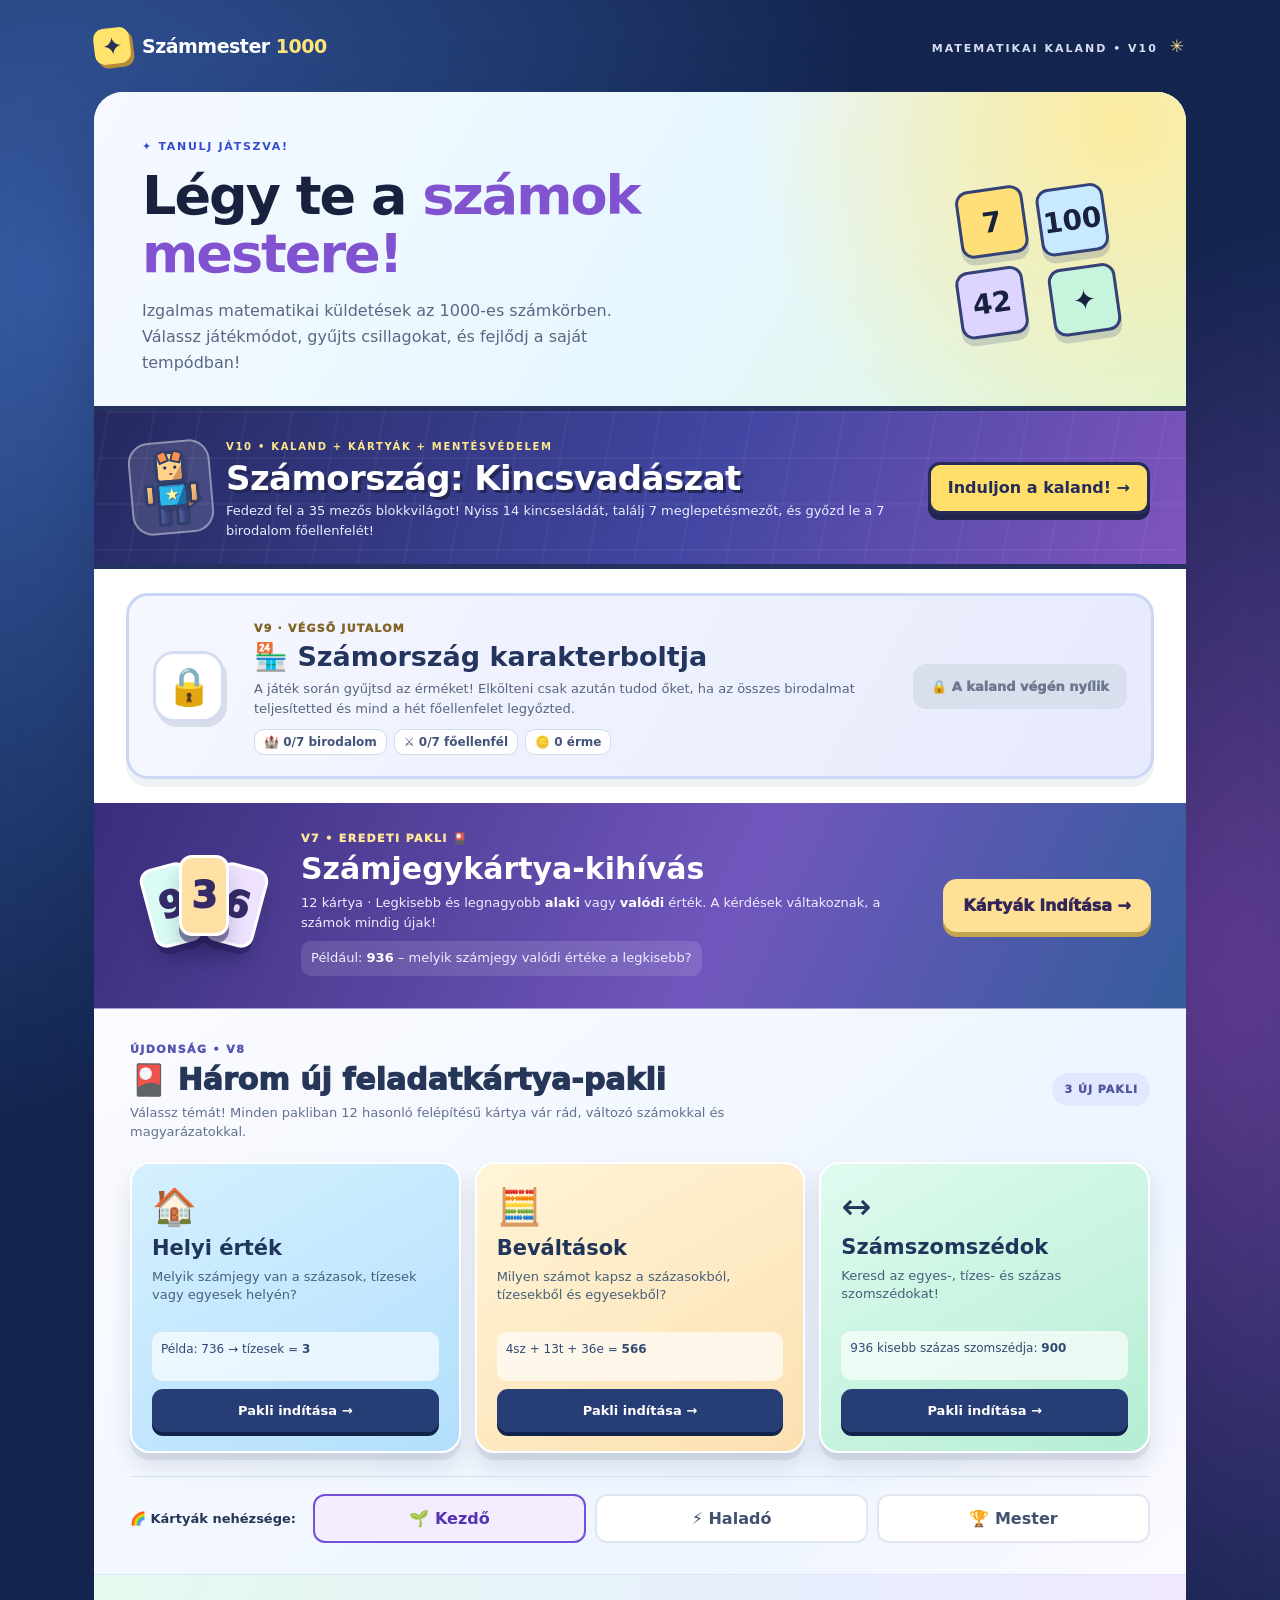
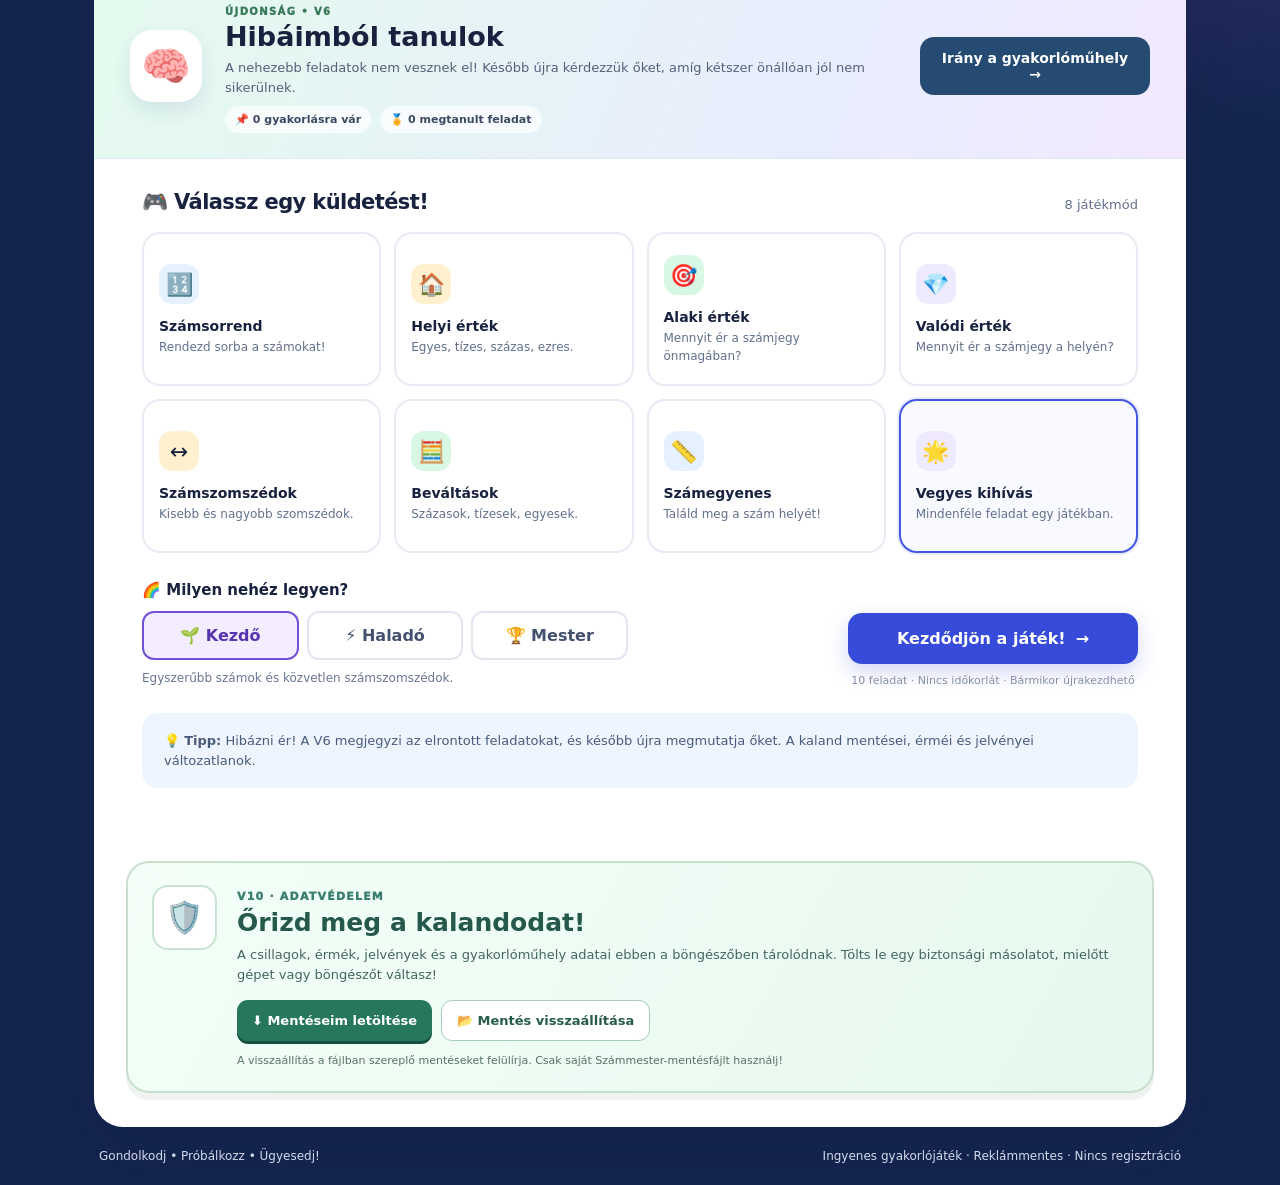
<file: index.html>
<!doctype html>
<html lang="hu">
<head>
  <meta charset="utf-8">
  <meta name="viewport" content="width=device-width, initial-scale=1">
  <meta name="theme-color" content="#151e37">
  <meta name="description" content="Számmester 1000 – interaktív, magyar nyelvű matematikai gyakorlójáték a 1000-es számkörben.">
  <title>Számmester 1000 – Matematikai ellenőrzés és mentésvédelem V10</title>
  <link rel="stylesheet" href="style.css?v=10">
  <script defer src="app.js?v=10"></script>
</head>
<body>
  <div class="page-shell">
    <header class="site-header">
      <a class="brand" href="#" id="brandLink" aria-label="Számmester 1000 – főmenü">
        <span class="brand-icon" aria-hidden="true">✦</span>
        <span>Számmester <strong>1000</strong></span>
      </a>
      <span class="header-label">MATEMATIKAI KALAND • V10 <span aria-hidden="true">✳</span></span>
    </header>

    <main id="app" class="main-content" aria-live="off">
      <noscript>Ehhez a játékhoz be kell kapcsolni a JavaScriptet a böngészőben.</noscript>
    </main>

    <footer class="site-footer">
      <span>Gondolkodj • Próbálkozz • Ügyesedj!</span>
      <span>Ingyenes gyakorlójáték · Reklámmentes · Nincs regisztráció</span>
    </footer>
  </div>
</body>
</html>
</file>
<file: style.css>
:root {
  color-scheme: light;
  --ink: #18223e;
  --muted: #61708c;
  --blue: #364bd9;
  --blue-dark: #2439ae;
  --mint: #d8f8e5;
  --sky: #e5f1ff;
  --lavender: #f0eaff;
  --amber: #fff1cf;
  --coral: #ffe4df;
  --line: #e6e9f1;
  --green: #116b47;
  --red: #a5324c;
  --shadow: 0 28px 78px rgba(14, 19, 53, .22);
  font-family: ui-sans-serif, system-ui, -apple-system, BlinkMacSystemFont, "Segoe UI", sans-serif;
}
* { box-sizing: border-box; }
html { min-height: 100%; }
body { margin: 0; min-height: 100vh; background: radial-gradient(circle at 90% 8%, #394d88 0, transparent 27%), radial-gradient(circle at 0% 70%, #293d72 0, transparent 29%), #151e37; color: var(--ink); }
button, input { font: inherit; }
button { cursor: pointer; }
button:focus-visible, a:focus-visible, input:focus-visible { outline: 4px solid #f5b73b; outline-offset: 3px; }
button:disabled { cursor: not-allowed; }
a { color: inherit; }
.page-shell { max-width: 1140px; margin: 0 auto; padding: 0 24px 22px; }
.site-header { display: flex; align-items: center; justify-content: space-between; gap: 12px; padding: 28px 0; color: #fff; }
.brand { display: flex; align-items: center; gap: 12px; text-decoration: none; font-size: 19px; font-weight: 800; letter-spacing: -.5px; }
.brand strong { color: #ffe37c; }
.brand-icon { display: grid; place-items: center; width: 36px; height: 36px; border-radius: 13px; background: #fce182; color: #273056; font-size: 25px; }
.header-label { font-size: 11px; font-weight: 800; letter-spacing: 2px; color: #d7def3; }
.header-label span { color: #fce182; font-size: 17px; margin-left: 6px; }
.main-content { min-height: 620px; background: #fff; border-radius: 29px; overflow: hidden; box-shadow: var(--shadow); }
.site-footer { padding: 22px 5px 0; color: #d3dbed; display: flex; flex-wrap: wrap; gap: 16px; justify-content: space-between; font-size: 12px; }
.home-hero { padding: 43px 48px 29px; display: flex; align-items: center; justify-content: space-between; gap: 30px; background: linear-gradient(118deg, #f6f8ff 0%, #f6faff 53%, #eaf6f3 100%); }
.hero-text { max-width: 610px; }
.eyebrow { display: inline-flex; align-items: center; gap: 8px; font-size: 11px; font-weight: 900; letter-spacing: 1.7px; color: #374bd2; margin: 0 0 14px; }
h1, h2, h3, p { margin-top: 0; }
h1 { font-size: clamp(32px, 4.5vw, 54px); line-height: 1.07; letter-spacing: -2px; margin-bottom: 15px; }
h1 span { color: #4357e3; }
.hero-sub { font-size: 16px; color: #5b6782; line-height: 1.65; max-width: 520px; margin-bottom: 0; }
.number-visual { flex-shrink: 0; display: grid; grid-template-columns: repeat(2, 68px); grid-template-rows: repeat(2, 68px); gap: 12px; transform: rotate(-8deg); margin: 18px 27px; }
.visual-chip { display: grid; place-items: center; border-radius: 19px; font-size: 28px; font-weight: 900; box-shadow: 0 10px 20px rgba(38,46,96,.14); }
.visual-chip:nth-child(1) { background: #ffdf78; }
.visual-chip:nth-child(2) { background: #c8e9ff; transform: translateY(9px); }
.visual-chip:nth-child(3) { background: #ddd4ff; transform: translateX(-11px); }
.visual-chip:nth-child(4) { background: #c7f4dc; transform: translate(1px, 10px); }
.home-body { padding: 31px 48px 45px; }
.section-head { display: flex; align-items: baseline; justify-content: space-between; gap: 14px; margin-bottom: 18px; }
.section-head h2 { font-size: 21px; letter-spacing: -.6px; margin: 0; }
.section-head span { color: var(--muted); font-size: 13px; }
.mode-grid { display: grid; grid-template-columns: repeat(4, minmax(0, 1fr)); gap: 13px; }
.mode-card { text-align: left; border: 2px solid #e8ebf3; background: #fff; padding: 19px 15px 17px; min-height: 154px; border-radius: 18px; color: var(--ink); transition: transform .15s, border-color .15s, background .15s; }
.mode-card:hover { transform: translateY(-3px); border-color: #aeb7e9; }
.mode-card.selected { border-color: #4357df; box-shadow: 0 0 0 2px rgba(67,87,223,.11); background: #f9faff; }
.mode-emoji { width: 40px; height: 40px; display: grid; place-items: center; background: var(--sky); border-radius: 13px; font-size: 22px; margin-bottom: 14px; }
.mode-card:nth-child(3n + 2) .mode-emoji { background: var(--amber); }
.mode-card:nth-child(3n) .mode-emoji { background: var(--mint); }
.mode-card:nth-child(4n) .mode-emoji { background: var(--lavender); }
.mode-name { display: block; font-weight: 850; font-size: 14px; margin-bottom: 5px; }
.mode-description { display: block; font-size: 12px; color: var(--muted); line-height: 1.45; }
.level-row { padding-top: 28px; display: grid; grid-template-columns: 1fr 1fr; gap: 24px; align-items: end; }
.level-label { font-weight: 850; margin-bottom: 12px; font-size: 15px; }
.level-buttons { display: flex; gap: 8px; }
.level-button { flex: 1; border: 2px solid #e2e6f0; background: #fff; padding: 13px 9px; border-radius: 12px; font-weight: 800; color: #42516e; }
.level-button:hover { border-color: #bbc4e7; }
.level-button.selected { border-color: #4256e0; color: #243bbb; background: #f1f3ff; }
.level-explain { font-size: 12px; color: #697591; margin: 10px 0 0; line-height: 1.4; }
.primary-button, .secondary-button, .text-button { display: inline-flex; align-items: center; justify-content: center; gap: 10px; border-radius: 14px; min-height: 51px; font-weight: 850; }
.primary-button { border: 0; background: #364bd9; color: #fff; box-shadow: 0 8px 20px rgba(54,75,217,.22); padding: 14px 24px; }
.primary-button:hover { background: #253bbd; }
.secondary-button { border: 2px solid #dfe5f0; background: #fff; color: #344563; padding: 12px 19px; }
.secondary-button:hover { background: #f4f6fd; }
.text-button { min-height: 42px; border: 0; background: transparent; padding: 8px 2px; color: #465b80; }
.text-button:hover { color: #273cc6; }
.start-area { justify-self: end; width: min(100%, 290px); }
.start-area .primary-button { width: 100%; font-size: 16px; }
.start-note { text-align: center; color: #8690a7; font-size: 11px; margin: 10px 0 0; }
.game-wrap { max-width: 875px; margin: 0 auto; padding: 32px 32px 48px; }
.game-topline { display: flex; align-items: center; justify-content: space-between; gap: 16px; margin-bottom: 28px; }
.game-topline .text-button { font-size: 13px; }
.stars { display: flex; align-items: center; gap: 7px; font-size: 14px; font-weight: 800; color: #73500b; background: #fff4d7; padding: 10px 15px; border-radius: 99px; }
.game-meta { display: flex; justify-content: space-between; gap: 18px; color: #667591; font-size: 13px; font-weight: 750; }
.progress-track { height: 10px; margin: 12px 0 30px; border-radius: 50px; overflow: hidden; background: #e9ecf5; }
.progress-fill { height: 100%; border-radius: inherit; background: linear-gradient(90deg, #76dabb, #405ce4); transition: width .3s; }
.question-box { background: #f7f9ff; border-radius: 23px; padding: clamp(22px, 4vw, 36px); border: 1px solid #ecf0fc; }
.question-tag { display: inline-block; background: #e6ebff; color: #344ad0; border-radius: 30px; font-size: 11px; letter-spacing: .6px; text-transform: uppercase; font-weight: 900; padding: 8px 13px; margin-bottom: 17px; }
.question-title { font-size: clamp(22px, 3.5vw, 31px); line-height: 1.22; letter-spacing: -.6px; margin-bottom: 12px; }
.question-hint { color: #66748d; font-size: 14px; line-height: 1.5; margin-bottom: 22px; }
.big-number { display: flex; align-items: center; justify-content: center; gap: 1px; font-variant-numeric: tabular-nums; font-size: clamp(52px, 9vw, 92px); font-weight: 900; color: #202c4b; margin: 10px 0 27px; letter-spacing: -1px; }
.big-number .highlight-digit { color: #344ee0; border-bottom: 7px solid #f6c968; line-height: 1.04; }
.choices { display: grid; grid-template-columns: repeat(2, minmax(0, 1fr)); gap: 12px; }
.choice { min-height: 65px; border: 2px solid #e0e6f3; background: #fff; font-size: clamp(17px, 3vw, 21px); font-weight: 900; border-radius: 15px; color: var(--ink); padding: 12px; }
.choice:hover:not(:disabled) { border-color: #4d61df; background: #f4f6ff; }
.choice:disabled { opacity: .7; }
.choice:disabled.correct-choice { opacity: 1; border-color: #36ac78; background: #e5faef; }
.order-pool, .order-selected { display: flex; align-items: stretch; justify-content: center; flex-wrap: wrap; gap: 10px; padding: 12px 0; min-height: 76px; }
.order-tile { min-width: 75px; min-height: 65px; border: 2px solid #dde3f3; background: #fff; color: #273555; border-radius: 14px; font-size: 25px; font-weight: 900; padding: 10px 13px; }
.order-tile:hover:not(:disabled) { border-color: #5368e5; }
.order-tile:disabled { background: #eef0f7; color: #a9afbd; opacity: .65; }
.order-selected { padding: 14px; border: 2px dashed #b5c3e8; border-radius: 16px; background: #fff; align-items: center; }
.order-selected .order-tile { min-width: 65px; background: #e5f1ff; border-color: #c5d8f9; }
.order-placeholder { color: #8894a9; font-size: 13px; font-weight: 650; align-self: center; text-align: center; }
.small-label { color: #52627e; font-size: 12px; font-weight: 850; text-transform: uppercase; letter-spacing: 1px; margin: 16px 0 2px; }
.inline-actions { display: flex; gap: 10px; flex-wrap: wrap; margin-top: 16px; align-items: center; }
.inline-actions .primary-button, .inline-actions .secondary-button { min-height: 47px; }
.answer-input { min-height: 62px; width: 100%; border: 2px solid #dce3f4; background: #fff; border-radius: 14px; padding: 12px 18px; color: #202c4b; text-align: center; font-size: 26px; font-weight: 800; }
.answer-input::placeholder { color: #a0abc0; font-weight: 550; }
.double-answer { display: grid; grid-template-columns: repeat(2, minmax(0, 1fr)); gap: 14px; }
.double-answer label { display: block; color: #63718a; font-size: 13px; font-weight: 800; text-align: center; }
.double-answer input { margin-top: 9px; }
.equation { font-weight: 900; font-size: clamp(23px, 5vw, 38px); background: #fff; border-radius: 18px; border: 2px solid #e0e5f5; text-align: center; padding: 22px 12px; margin-bottom: 20px; color: #253666; }
.math-legend { color: #64738e; margin: -5px 0 18px; font-size: 12px; text-align: center; line-height: 1.6; }
.numberline { margin-top: 32px; padding: 0 2px 18px; }
.line-track { position: relative; display: grid; grid-template-columns: repeat(11, minmax(0,1fr)); align-items: center; }
.line-track::before { content: ""; height: 5px; background: #7c91c0; position: absolute; top: 24px; left: 4%; right: 4%; z-index: 0; border-radius: 4px; }
.tick { position: relative; background: none; border: 0; min-width: 0; height: 86px; padding: 0; display: flex; flex-direction: column; align-items: center; justify-content: flex-start; color: #3f506c; z-index: 1; }
.tick-dot { margin-top: 13px; display: block; height: 27px; width: 13px; border-radius: 7px; border: 3px solid #7186b4; background: white; transition: transform .12s; }
.tick:hover .tick-dot, .tick:focus-visible .tick-dot { transform: scale(1.35); border-color: #364bd9; }
.tick.selected .tick-dot { background: #4157dc; border-color: #293dae; transform: scale(1.25); }
.tick.correct .tick-dot { background: #39ba81; border-color: #157a53; }
.tick-label { margin-top: 12px; font-size: clamp(10px, 2.2vw, 14px); font-weight: 850; white-space: nowrap; }
.line-callout { text-align: center; margin-top: 0; color: #65738d; font-size: 12px; }
.feedback { margin-top: 20px; border-radius: 17px; padding: 17px 18px; border: 1px solid; line-height: 1.55; font-size: 14px; }
.feedback strong { display: block; font-size: 16px; margin-bottom: 3px; }
.feedback.success { background: #e8faef; border-color: #bde9d2; color: #13643e; }
.feedback.error { background: #fff1ed; border-color: #f6cbc4; color: #8a3440; }
.question-footer { display: flex; justify-content: flex-end; margin-top: 20px; }
.question-footer .primary-button { min-width: 200px; }
.result-screen { max-width: 720px; text-align: center; padding: 70px 30px 85px; margin: 0 auto; }
.result-emoji { display: inline-grid; place-items: center; width: 118px; height: 118px; border-radius: 33px; background: #fff0c3; font-size: 67px; margin-bottom: 20px; transform: rotate(-7deg); }
.result-screen h1 { font-size: clamp(30px, 5vw, 47px); margin-bottom: 15px; }
.result-screen p { line-height: 1.6; color: #62718b; }
.score-large { font-size: 64px; font-weight: 950; letter-spacing: -3px; color: #344bd5; margin: 8px auto 14px; }
.score-large span { font-size: 27px; color: #7484a3; letter-spacing: 0; }
.best-score { margin: 8px 0 25px; font-weight: 850; color: #795919; background: #fff4d6; display: inline-block; border-radius: 99px; padding: 10px 18px; }
.result-buttons { display: flex; justify-content: center; gap: 12px; flex-wrap: wrap; }
.info-bar { padding: 18px 22px; border-radius: 16px; background: #eef5ff; color: #495b7b; line-height: 1.5; font-size: 13px; margin-top: 26px; }
.sr-only { position: absolute; width: 1px; height: 1px; padding: 0; margin: -1px; overflow: hidden; clip: rect(0, 0, 0, 0); white-space: nowrap; border: 0; }
@media (max-width: 900px) { .mode-grid { grid-template-columns: repeat(2, minmax(0,1fr)); } .home-hero { padding: 35px 30px 25px; } .home-body { padding: 27px 30px 38px; } .mode-card { min-height: 135px; } }
@media (max-width: 600px) { .page-shell { padding: 0 12px 12px; } .site-header { padding: 19px 5px; } .brand { font-size: 16px; gap: 8px; } .brand-icon { width: 31px; height: 31px; } .header-label { font-size: 9px; letter-spacing: 1px; max-width: 96px; text-align: right; } .main-content { border-radius: 22px; min-height: 550px; } .home-hero { padding: 30px 21px 25px; } .home-body { padding: 24px 18px 30px; } .number-visual { display: none; } .mode-grid { gap: 9px; } .mode-card { padding: 12px; min-height: 143px; border-radius: 14px; } .mode-emoji { width: 36px; height: 36px; margin-bottom: 10px; } .mode-name { font-size: 13px; } .mode-description { font-size: 11px; } .level-row { grid-template-columns: 1fr; gap: 18px; } .start-area { width: 100%; justify-self: stretch; } .section-head { flex-wrap: wrap; gap: 5px; } .section-head h2 { font-size: 19px; } .game-wrap { padding: 20px 16px 30px; } .game-topline { margin-bottom: 19px; } .progress-track { margin-bottom: 21px; } .question-box { padding: 20px 15px; border-radius: 18px; } .choice { min-height: 58px; } .order-tile { min-width: 57px; font-size: 19px; min-height: 56px; padding: 9px; } .order-selected .order-tile { min-width: 50px; } .line-track::before { top: 24px; } .tick-dot { width: 11px; height: 27px; } .tick-label { font-size: 10px; } .result-screen { padding: 48px 22px; } .site-footer { flex-direction: column; gap: 7px; font-size: 10px; } }
@media (prefers-reduced-motion: reduce) { *, *::before, *::after { scroll-behavior: auto !important; transition: none !important; } }

/* V2 – Számország hét kapuja, kaland térkép */
.adventure-feature { display: grid; grid-template-columns: 76px minmax(0,1fr) auto; gap: 20px; align-items: center; padding: 24px 36px; background: linear-gradient(115deg,#213a79,#4458b7 65%,#5762c6); color: #fff; }
.adventure-feature-icon { width: 70px; height: 70px; display: grid; place-items: center; font-size: 43px; background: rgba(255,255,255,.16); border-radius: 21px; transform: rotate(-6deg); }
.adventure-kicker { font-size: 10px; letter-spacing: 1.7px; color: #ffe9a7; font-weight: 900; }
.adventure-feature h2 { margin: 6px 0 5px; font-size: clamp(22px,3vw,29px); letter-spacing: -.6px; }
.adventure-feature p { margin: 0; color: #e8edff; line-height: 1.5; font-size: 13px; }
.adventure-enter { min-height: 52px; padding: 12px 17px; border: none; border-radius: 13px; background: #ffe08e; color: #263462; font-weight: 900; white-space: nowrap; }
.adventure-enter:hover { background: #fff1bc; }
.adventure-hero { background: radial-gradient(circle at 87% 22%,rgba(255,224,141,.28),transparent 29%), linear-gradient(135deg,#f3f7ff,#e6eeff); padding: 34px 44px 30px; }
.adventure-back { margin-bottom: 12px; }
.adventure-hero h1 { font-size: clamp(32px,4.5vw,50px); }
.adventure-hero p:not(.eyebrow) { color: #55647e; line-height: 1.65; font-size: 15px; max-width: 680px; }
.adventure-hero-stats { display: flex; flex-wrap: wrap; gap: 12px; }
.adventure-hero-stats span { display: inline-flex; background: #fff; border: 1px solid #dce5fb; padding: 10px 14px; border-radius: 99px; font-size: 13px; font-weight: 850; }
.adventure-map-body { padding: 31px 44px 52px; background: linear-gradient(#fff,#f8fbff); }
.adventure-map-toolbar { display: flex; justify-content: space-between; gap: 22px; align-items: center; }
.adventure-map-toolbar h2 { font-size: 20px; margin: 0 0 5px; }
.adventure-map-toolbar p { font-size: 12px; color: #63738d; margin: 0; }
.adventure-level-buttons { min-width: 360px; }
.adventure-overall-progress { width: 100%; height: 13px; background: #e0e8f6; margin: 25px 0 25px; border-radius: 99px; overflow: hidden; }
.adventure-overall-progress > div { height: 100%; background: linear-gradient(90deg,#5c72e6,#34b487); transition: width .2s; border-radius: inherit; }
.adventure-resume { padding: 17px 19px; display: flex; align-items: center; justify-content: space-between; gap: 15px; border: 2px solid #94b3f5; background: #f1f6ff; border-radius: 16px; margin: 0 0 19px; }
.adventure-resume strong { display: block; font-size: 15px; color: #293c73; }
.adventure-resume span { display: block; font-size: 12px; color: #566c8e; margin-top: 5px; }
.adventure-trail { position: relative; display: grid; grid-template-columns: repeat(2,minmax(0,1fr)); gap: 22px 34px; padding: 14px 4px; }
.adventure-trail::before { content: ''; position: absolute; z-index: 0; top: 23px; bottom: 23px; left: 50%; border-left: 6px dotted #c6d4f5; transform: translateX(-50%); }
.adventure-stop { position: relative; z-index: 1; }
.adventure-stop:nth-child(odd) { margin-right: 13px; }
.adventure-stop:nth-child(even) { margin-left: 13px; }
.adventure-stage-card { display: flex; flex-direction: column; text-align: left; align-items: start; width: 100%; height: 100%; min-height: 188px; background: #fff; border: 2px solid #e1e8f6; border-radius: 22px; padding: 19px 22px; box-shadow: 0 12px 25px rgba(30,54,104,.06); color: #233353; }
.adventure-stage-card:hover:not(:disabled) { transform: translateY(-3px); border-color: #6a80ed; box-shadow: 0 16px 27px rgba(57,82,156,.14); }
.stage-index { display: block; font-size: 10px; letter-spacing: 1.1px; color: #5b6fa2; font-weight: 950; margin-bottom: 7px; }
.stage-emoji { display: inline-grid; place-items: center; background: #e9efff; border-radius: 13px; font-size: 25px; width: 42px; height: 42px; margin: 0 0 7px; }
.stage-name { font-weight: 900; font-size: 19px; letter-spacing: -.4px; margin-bottom: 4px; }
.stage-desc { color: #69748b; font-size: 12px; line-height: 1.35; margin-bottom: 11px; }
.stage-bottom { font-weight: 850; color: #3454b0; font-size: 11px; margin-top: auto; }
.adventure-stop.completed .adventure-stage-card { border-color: #9fdbc3; background: #f3fff8; }
.adventure-stop.completed .stage-emoji { background: #dcf7e8; }
.adventure-stop.is-locked .adventure-stage-card { background: #f2f3f8; opacity: .72; border-color: #e3e5ee; cursor: not-allowed; }
.adventure-stop.is-locked .stage-bottom { color: #737e90; }
.adventure-save-note { background: #eff5ff; padding: 16px 20px; border-radius: 16px; color: #51617d; font-size: 12px; line-height: 1.6; margin: 21px 0 0; }
.adventure-treasure { background: #fff1cf; border: 2px solid #f2d88a; border-radius: 16px; padding: 20px; margin-top: 25px; color: #6e4f1d; }
.adventure-treasure p { margin: 7px 0 0; line-height: 1.5; }
.adventure-game-label { font-size: 12px; font-weight: 900; color: #3858a8; background: #eef3ff; border-radius: 99px; display: inline-block; padding: 7px 13px; margin: -6px 0 20px; }
@media(max-width:850px) { .adventure-feature { grid-template-columns: 58px 1fr; padding: 20px 25px; } .adventure-feature-icon { width: 56px; height: 56px; font-size: 32px; } .adventure-enter { grid-column: 1 / -1; width: 100%; } .adventure-map-toolbar { align-items: stretch; flex-direction: column; } .adventure-level-buttons { min-width: 0; } }
@media(max-width:600px) { .adventure-hero { padding: 22px 20px 27px; } .adventure-map-body { padding: 23px 18px 30px; } .adventure-feature { gap: 13px; } .adventure-trail { grid-template-columns: 1fr; gap: 13px; } .adventure-trail::before { left: 22px; border-left-width: 5px; } .adventure-stop:nth-child(n) { margin: 0 0 0 20px; } .adventure-stage-card { min-height: 146px; padding: 14px 17px; } .stage-name { font-size: 17px; } .adventure-hero-stats span { font-size: 11px; } .adventure-resume { flex-direction: column; align-items: stretch; } .adventure-resume .primary-button { width: 100%; } .adventure-level-buttons .level-button { font-size: 12px; padding: 10px 6px; } }

/* V3 – Számország varázsösvénye: igazi, 35 mezős társasjátéktábla */
.board-hero { background: radial-gradient(circle at 92% 14%,#ffe8b9 0,transparent 27%),linear-gradient(125deg,#fff9e7,#dff5f0 64%,#dce9ff); border-bottom: 1px solid #dbe9dc; }
.board-hero h1 span { color: #1f856d; }
.board-hero p strong { color:#2e7867; }
.board-body { background:linear-gradient(#fffdf7,#f4faf7); }
.board-toolbar { display:flex;justify-content:space-between;align-items:center;gap:24px; }
.board-toolbar h2 {margin:0 0 5px;font-size:20px;color:#264c52;}
.board-toolbar p {margin:0;color:#687d84;font-size:13px;}
.hero-picker {display:flex;align-items:center;justify-content:space-between;gap:16px;flex-wrap:wrap;padding:18px 21px;background:#e7f6ec;border:1px solid #cfebd5;border-radius:18px;margin:23px 0;color:#24534c;}
.hero-picker strong {font-size:15px;}
.hero-options {display:flex;gap:10px;flex-wrap:wrap;}
.hero-option {min-height:50px;display:inline-flex;align-items:center;gap:6px;background:#fff;border:2px solid #cde1d4;border-radius:13px;padding:8px 13px;color:#30514b;font-weight:800;}
.hero-option span {font-size:25px;line-height:1;}
.hero-option:hover {border-color:#28a781;transform:translateY(-2px);}
.hero-option.active {background:#d5fff0;border-color:#219a73;box-shadow:0 4px 0 #b6dbc7;}
.board-frame {margin-top:18px;border-radius:24px;padding:17px;background:#4c715d;box-shadow:0 16px 32px rgba(42,77,61,.22),inset 0 0 0 3px #e9d4aa;}
.board-heading {color:#fff8da;display:flex;justify-content:space-between;gap:14px;letter-spacing:1.3px;font-size:12px;font-weight:900;padding:2px 11px 15px;}
.board-heading span:last-child {color:#d2f8dc;}
.board-scroll {max-width:100%;overflow-x:auto;overflow-y:hidden;border-radius:18px;scrollbar-color:#aed2c3 #f8eed7;}
.board-world {position:relative;width:100%;min-width:670px;aspect-ratio:1100/1225;overflow:hidden;background:#f6f2dc;border:9px solid #f3d7a1;border-radius:17px;isolation:isolate;box-shadow:inset 0 0 0 5px #fff7e8;}
.board-landscape {position:absolute;inset:0;width:100%;height:100%;z-index:0;}
.board-deco {position:absolute;z-index:1;font-size:clamp(22px,3.3vw,41px);filter:drop-shadow(1px 3px 2px #647a6b33);pointer-events:none;}
.deco-castle {right:9%;top:93%;}.deco-forest {left:3%;top:63%;}.deco-lake {right:9%;top:47%;}.deco-star {left:8%;top:9%;}
.board-region {position:absolute;z-index:2;transform:translate(-50%,-50%);min-width:20%;text-align:center;pointer-events:none;}
.board-region span {background:#fffaf0e8;border:2px solid #f0dfbb;box-shadow:0 3px 0 #bfa97832;border-radius:99px;padding:6px 12px;display:inline-block;font-size:clamp(9px,1.55vw,15px);line-height:1.18;font-weight:950;color:#435c59;white-space:nowrap;}
.region-mint span {border-color:#aedfc0;}.region-sky span {border-color:#a8cce9;}.region-lilac span {border-color:#cec1ec;}.region-gold span {border-color:#f1d285;}.region-blue span {border-color:#b7daef;}.region-peach span {border-color:#e5c4b4;}.region-rose span {border-color:#e4bdd2;}
.board-tile {position:absolute;z-index:3;transform:translate(-50%,-50%);width:7.2%;aspect-ratio:1;border:4px solid #d4af77;border-radius:50%;background:linear-gradient(145deg,#fffef7,#f9ebce);box-shadow:0 7px 0 #bd996e,0 10px 16px #2c554a36;display:grid;place-items:center;font-size:clamp(11px,1.7vw,20px);color:#5a604c;font-weight:950;cursor:pointer;transition:filter .2s,box-shadow .2s;}
.board-tile:hover:not(:disabled) {filter:brightness(1.07);box-shadow:0 7px 0 #bd996e,0 12px 20px #2c554a66;}
.board-tile:focus-visible {outline:5px solid #3d5de6;outline-offset:4px;}
.board-tile.tile-locked {background:linear-gradient(150deg,#ecece6,#d6dfda);border-color:#c2c9c7;color:#82908d;box-shadow:0 6px 0 #b0bcb7,0 9px 11px #41514e1a;cursor:not-allowed;}
.board-tile.tile-done {background:linear-gradient(130deg,#f7ffe9,#9febbd);border-color:#2dab7d;color:#226047;box-shadow:0 6px 0 #21926c,0 10px 14px #3f796644;}
.board-tile.tile-gate {width:8.3%;background:linear-gradient(160deg,#fff0b3,#ffce6c);color:#87521f;border-color:#cd983e;box-shadow:0 6px 0 #ad7b34,0 10px 16px #735e344c;font-size:clamp(18px,2.5vw,28px);}
.board-tile.tile-gate.tile-locked {background:#d8dada;border-color:#abb5b2;color:#89928b;box-shadow:0 6px 0 #bac1be;}
.board-tile.tile-gate.tile-done {background:linear-gradient(160deg,#f9ffb3,#a2f1a4);border-color:#50b471;color:#38783e;}
.board-tile.tile-current {outline:5px solid #fff8e3;outline-offset:1px;}
.board-start-flag,.board-finish-flag {position:absolute;z-index:2;left:3.3%;top:9.8%;transform:translate(-50%,-50%) rotate(-10deg);font-size:12px;font-weight:1000;padding:7px 9px;border-radius:8px;background:#2a8e78;color:white;box-shadow:2px 3px 1px #1b715f;}
.board-finish-flag {left:91.3%;top:95%;background:#b26846;box-shadow:2px 3px 1px #8c4a33;transform:translate(-50%,-50%) rotate(6deg);}
.board-pawn {position:absolute;z-index:5;transform:translate(-50%,-70%);width:7.1%;aspect-ratio:1;display:grid;place-items:center;pointer-events:none;}
.board-pawn::before {content:'';position:absolute;inset:34% 9% -4%;border-radius:50%;background:#2b5a59;opacity:.28;filter:blur(6px);}
.board-pawn span {position:relative;display:grid;place-items:center;width:100%;height:100%;font-size:clamp(23px,4.1vw,50px);filter:drop-shadow(1px 4px 2px #29483d99);animation:pawnBounce 1.5s ease-in-out infinite;}
.board-scroll-tip {color:#e4eede;margin:12px 5px 2px;font-size:12px;display:none;}
.board-legend {display:flex;flex-wrap:wrap;justify-content:center;gap:10px 20px;margin:17px 0 33px;color:#597267;font-size:12px;font-weight:750;}
.board-missions {margin-top:26px;}
.board-missions h2 {font-size:22px;color:#245b53;margin:0 0 7px;}
.board-missions p {font-size:13px;color:#617873;line-height:1.5;margin:0 0 17px;}
.board-mission-grid {display:grid;grid-template-columns:repeat(2,minmax(0,1fr));gap:11px;}
.board-mission {min-width:0;display:flex;align-items:center;gap:12px;text-align:left;padding:14px;background:#fff;border:2px solid #dfe9e3;border-radius:15px;color:#2b4b47;box-shadow:0 3px 0 #d8e7df;}
.board-mission:not(:disabled):hover {border-color:#62b69b;transform:translateY(-2px);}
.board-mission.mission-complete {border-color:#99dcc1;background:#f0fff8;}
.board-mission:disabled {background:#f2f4f1;opacity:.69;cursor:not-allowed;}
.board-mission-emoji {font-size:27px;min-width:38px;text-align:center;}
.board-mission strong {display:block;font-size:14px;line-height:1.3;}
.board-mission small {display:block;font-size:11px;color:#667c74;margin-top:5px;font-weight:650;}
.board-mission-arrow {font-size:20px;margin-left:auto;color:#438f76;}
.mini-board {border:1px solid #daead6;background:linear-gradient(110deg,#eef9e8,#fff9df);padding:15px;border-radius:19px;margin:8px 0 27px;}
.mini-board-label {display:block;font-size:12px;font-weight:850;color:#47836a;margin-bottom:12px;}
.mini-track {display:flex;align-items:center;justify-content:center;gap:10px;}
.mini-start,.mini-gate {font-size:12px;font-weight:900;color:#617f6b;}
.mini-gate {font-size:22px;}
.mini-tile {display:grid;place-items:center;width:53px;height:53px;border-radius:50%;border:3px solid #d8b884;background:#fff5db;box-shadow:0 3px 0 #c6ac81;font-size:18px;font-weight:900;color:#745f39;}
.mini-tile.mini-done {background:#c7f6c9;border-color:#68ba83;box-shadow:0 3px 0 #519972;}
.mini-tile.mini-current {background:#ffe4a5;border-color:#e5bb66;}
.mini-pawn {display:block;font-size:27px;animation:pawnLand .45s cubic-bezier(.3,1.5,.55,1);}
.board-victory {animation:rewardPop .6s both;}
@keyframes pawnBounce {0%,100%{translate:0 0;}50%{translate:0 -7px;}}
@keyframes pawnLand {from{transform:translateY(-22px) scale(.65);opacity:.4;}to{transform:translateY(0) scale(1);opacity:1;}}
@keyframes rewardPop {from{transform:scale(.4) rotate(-24deg);opacity:.5;}to{transform:scale(1) rotate(-7deg);opacity:1;}}
@media (max-width:900px) {.board-toolbar{flex-direction:column;align-items:stretch;}.board-mission-grid{grid-template-columns:1fr;}.board-region span{font-size:11px;}.board-tile{font-size:15px;}.board-tile.tile-gate{font-size:21px;}.board-pawn span{font-size:37px;}}
@media (max-width:700px) {.board-world{width:670px;}.board-frame{padding:11px;border-radius:20px;}.board-scroll-tip{display:block;}.board-heading{flex-wrap:wrap;font-size:10px;gap:4px;}.hero-picker{align-items:stretch;}.hero-options{justify-content:flex-start;}.board-region span{font-size:10px;padding:6px;}.board-tile{font-size:13px;}.board-tile.tile-gate{font-size:19px;}.board-pawn span{font-size:32px;}.mini-track{gap:5px;}.mini-tile{width:37px;height:37px;font-size:14px;}.mini-pawn{font-size:20px;}.mini-start{font-size:9px;}.board-hero h1{font-size:34px;}}
@media(prefers-reduced-motion:reduce){.board-pawn span,.mini-pawn,.board-victory{animation:none!important;}}

/* ============ V4 – BLOKK-KALAND ============
   Saját, Roblox-hangulatú blokkfigurák és voxel-táj; nincsenek külső assetek.
   A régi matekfeladatok és a V2/V3 helyi mentések működése megmarad.
*/
:root { --block-ink:#243157; --block-navy:#252c5c; --block-yellow:#ffe071; --block-shadow:0 9px 0 #26345c; }
body { background:radial-gradient(circle at 4% 10%,#365ba3 0,transparent 30%),radial-gradient(circle at 90% 35%,#653d96 0,transparent 35%),#142650; }
.brand-icon {border-radius:10px;background:#ffe36b;box-shadow:3px 4px 0 #b78a37;transform:rotate(-7deg);}
.brand strong {color:#ffe47a;}
.home-hero {background:radial-gradient(circle at 94% 10%,#fceba0 0,transparent 35%),linear-gradient(120deg,#f6f9ff 0%,#e6f7ff 56%,#ddf6d8 100%);}
.home-hero h1 span {color:#8253d1;}
.visual-chip {border:3px solid #344278;border-radius:13px;box-shadow:0 7px 0 #34427833;}
.adventure-feature {position:relative;isolation:isolate;overflow:hidden;background:linear-gradient(118deg,#25295f 0%,#4146a1 55%,#8054bf 100%);border-block:5px solid #25315e;}
.adventure-feature::before {content:"";position:absolute;inset:0;z-index:-1;background-image:linear-gradient(#ffffff12 2px,transparent 2px),linear-gradient(90deg,#ffffff12 2px,transparent 2px);background-size:46px 46px;transform:skewX(-10deg);opacity:.6;}
.adventure-feature h2 {font-size:clamp(23px,3vw,34px);color:#fff;line-height:1.08;text-shadow:3px 3px 0 #242857;}
.adventure-feature p {color:#e9ecff;}
.adventure-kicker {color:#ffe88b;}
.adventure-enter {background:#ffdf6a;color:#252c5a;border:3px solid #282b5a;border-radius:12px;box-shadow:0 6px 0 #20244f;transition:transform .15s,box-shadow .15s;}
.adventure-enter:hover {background:#ffefab;transform:translateY(-2px);}
.adventure-enter:active {transform:translateY(4px);box-shadow:0 2px 0 #20244f;}
.block-feature-icon {width:82px;height:93px;display:grid;place-items:center;background:#ffffff20;border:2px solid #ffffff66;transform:rotate(-5deg);overflow:visible;}
.board-hero {background:radial-gradient(circle at 96% 13%,#fff7be 0,transparent 30%),linear-gradient(117deg,#e7f4ff 0%,#e6f8ea 51%,#eee7ff 100%);border-bottom:5px solid #32396e;}
.board-hero .eyebrow {color:#6f4cb6;}
.board-hero h1 span {color:#8150d0;text-shadow:2px 2px 0 #d0b8f7;}
.board-hero p strong {color:#295ca5;}
.adventure-hero-stats span {background:#fff;border:2px solid #374278;color:#334275;box-shadow:0 4px 0 #37427817;border-radius:10px;}
.board-body {background:linear-gradient(#fbfcff,#f4f7ff);}
.board-toolbar h2,.board-missions h2 {color:#303c77;}
.level-button.selected {border-color:#7251d6;background:#f4edff;color:#5633b0;}
.hero-picker.voxel-hero-picker {background:#f0ecff;border:2px solid #d6c7fd;gap:14px;}
.voxel-hero-picker strong {color:#393374;}
.voxel-hero-picker .hero-options {gap:11px;}
.voxel-hero-picker .hero-option {border:2px solid #7a72a9;border-radius:12px;min-height:79px;padding:9px 12px 8px 8px;background:#fff;color:#34346a;box-shadow:0 5px 0 #cbc6e8;gap:7px;}
.voxel-hero-picker .hero-option:hover {border-color:#7152cf;background:#fcfaff;}
.voxel-hero-picker .hero-option.active {background:#e6fff1;border-color:#238871;box-shadow:0 5px 0 #83c9ad;}
.voxel-hero-picker .hero-name {font-size:12px;line-height:1.25;font-weight:900;max-width:86px;}
.board-frame {background:linear-gradient(136deg,#354075,#4c4c94);border:3px solid #282e60;border-radius:22px;box-shadow:0 17px 0 #22274d,0 27px 40px #242d6940,inset 0 2px 0 #8190cc;}
.board-heading {color:#fff8cf;text-shadow:1px 2px 0 #283063;}
.board-heading span:last-child {color:#c3f8fb;}
.board-world.voxel-world {border:7px solid #ebefff;border-radius:13px;background:#9be5ad;box-shadow:inset 0 0 0 4px #374275;}
.voxel-landscape {image-rendering:auto;}
.board-region {z-index:2;}
.board-region span {font-size:clamp(10px,1.45vw,15px);color:#2d3565;background:#ffffffef;border:3px solid #303a76;border-radius:9px;box-shadow:0 6px 0 #34406c44;font-weight:1000;letter-spacing:-.2px;padding:7px 9px;}
.board-tile.voxel-tile {z-index:4;width:7.3%;aspect-ratio:1;border:3px solid #37406d;border-radius:16px;background:linear-gradient(145deg,#ffffee 0%,#ffe9ad 100%);color:#293b6d;box-shadow:0 8px 0 #8c75a5,0 14px 16px #20275050;transform:translate(-50%,-50%) rotate(-5deg);font-size:clamp(12px,1.8vw,22px);font-weight:1000;transition:filter .16s,box-shadow .16s,transform .16s;}
.board-tile.voxel-tile:hover:not(:disabled) {filter:brightness(1.04);box-shadow:0 10px 0 #8c75a5,0 17px 23px #20275070;transform:translate(-50%,-58%) rotate(1deg);}
.board-tile.voxel-tile:focus-visible {outline:5px solid #fdf6f4;outline-offset:2px;}
.board-tile.voxel-tile.tile-done {background:linear-gradient(140deg,#dbffab,#60e6af);color:#1b5c52;border-color:#1b775f;box-shadow:0 7px 0 #167a63,0 13px 17px #14675033;}
.board-tile.voxel-tile.tile-locked {background:linear-gradient(150deg,#e6eaf2,#a2aabf);color:#5e6d87;border-color:#78839b;box-shadow:0 7px 0 #77839b,0 12px 13px #29304a33;}
.board-tile.voxel-tile.tile-gate {width:8.5%;background:linear-gradient(140deg,#ffe96f,#ffac47);border-color:#61427e;box-shadow:0 8px 0 #a46a4a,0 14px 16px #3c2a6e55;color:#704188;font-size:clamp(18px,2.4vw,28px);}
.board-tile.voxel-tile.tile-gate.tile-locked {background:#c7c5d1;color:#9b94ae;border-color:#87849b;box-shadow:0 7px 0 #80849a;}
.board-tile.voxel-tile.tile-gate.tile-done {background:linear-gradient(140deg,#fffb9e,#8dfbd5);color:#1f8468;border-color:#197e68;box-shadow:0 7px 0 #2a9675;}
.board-tile.voxel-tile.tile-current {outline:5px solid #fff8ba;outline-offset:2px;animation:tile-glow 2s ease-in-out infinite;}
.board-start-flag,.board-finish-flag {z-index:4;border:3px solid #2d3568;border-radius:8px;box-shadow:0 5px 0 #27305a;background:#60dcb1;color:#1e3462;letter-spacing:.4px;}
.board-finish-flag {background:#ffe88c;color:#69436a;}
.board-pawn.voxel-pawn {z-index:6;width:8%;aspect-ratio:auto;height:9%;display:grid;place-items:center;transform:translate(-50%,-76%);filter:drop-shadow(1px 5px 3px #24346077);}
.board-pawn.voxel-pawn::before {inset:auto 0 3%;height:13%;background:#172c61;opacity:.25;filter:blur(4px);}
.board-pawn.voxel-pawn.pawn-advancing {animation:board-pawn-move .85s cubic-bezier(.15,.7,.25,1) both;}
.board-legend {color:#4c5680;font-weight:850;}
.board-mission {border-color:#d5d8f4;box-shadow:0 4px 0 #dbdbf2;background:#fff;}
.board-mission:not(:disabled):hover {border-color:#785dda;}
.board-mission.mission-complete {background:#effff7;border-color:#83cfb4;}
.board-mission-arrow {color:#7362b1;}
.adventure-save-note {background:#f0f3ff;border:1px solid #d8dff7;color:#4b5d82;}
.mini-board {background:linear-gradient(110deg,#e9f9ff,#fff8e3);border:2px solid #b9d6fa;}
.mini-board-label {color:#3d58a2;}
.mini-tile {border:3px solid #54558f;border-radius:12px;background:#fff4c9;box-shadow:0 5px 0 #9993bb;color:#393a7e;}
.mini-tile.mini-done {border-color:#298c74;background:#abf2d0;box-shadow:0 5px 0 #2c987a;}
.mini-tile.mini-current {background:#fff0a4;border-color:#bc83a3;}
.mini-pawn {animation:mini-avatar-enter .6s cubic-bezier(.2,1.7,.5,1) both;position:relative;display:grid;place-items:center;height:50px;width:38px;overflow:visible;}
.result-block-hero {display:flex;justify-content:center;height:145px;align-items:center;margin:0 0 8px;}
.answer-confetti {display:block;font-weight:950;font-size:26px;color:#a768e9;letter-spacing:12px;animation:confetti-pop .9s ease-out both;}
@keyframes tile-glow {0%,100%{filter:drop-shadow(0 0 5px #ffffc4)}50%{filter:drop-shadow(0 0 14px #fff8a4)}}
@keyframes board-pawn-move {0%{translate:var(--pawn-x) var(--pawn-y);opacity:.72}40%{translate:calc(var(--pawn-x) * .55) calc(var(--pawn-y) * .55 - 15px);opacity:1}75%{translate:0 -12px;}100%{translate:0 0;opacity:1}}
@keyframes confetti-pop {0%{opacity:0;transform:translateY(10px) scale(.7)}55%{opacity:1;transform:translateY(-9px) scale(1.15)}100%{opacity:1;transform:translateY(0) scale(1)}}
@keyframes mini-avatar-enter {0%{opacity:.2;transform:translateY(-15px) scale(.7)}100%{opacity:1;transform:translateY(0) scale(1)}}

/* Figurák – fejek, kezek, lábak külön blokkokból, rajzolás kizárólag CSS-sel. */
.block-avatar {--unit:1;--skin:#ffd58d;--skin-shade:#d78a63;--shirt:#15b3cb;--shirt-shade:#176aab;--pants:#5262a7;--pants-shade:#303d70;--hat:#f39d49;position:relative;display:block;flex:none;width:calc(66px * var(--unit));height:calc(94px * var(--unit));transform-origin:center bottom;animation:block-idle 1.5s ease-in-out infinite;}
.block-avatar--fox {--skin:#ffd28a;--skin-shade:#dc9660;--shirt:#2cb7eb;--shirt-shade:#196da9;--pants:#535fa5;--pants-shade:#313c72;--hat:#ff9148;}
.block-avatar--cat {--skin:#ffe1ae;--skin-shade:#c89081;--shirt:#fa8bcc;--shirt-shade:#c052a0;--pants:#7759ad;--pants-shade:#4a3980;--hat:#a881e9;}
.block-avatar--dragon {--skin:#a4f0ae;--skin-shade:#3da47f;--shirt:#b6f164;--shirt-shade:#5eaa5c;--pants:#326d7d;--pants-shade:#20475b;--hat:#3cc99b;}
.block-avatar--board {--unit:.89;}
.block-avatar--picker {--unit:.61;}
.block-avatar--feature {--unit:.87;}
.block-avatar--mini {--unit:.43;}
.block-avatar--victory {--unit:1.35;animation:block-party .8s ease-in-out infinite alternate;}
.block-avatar .avatar-head {position:absolute;z-index:5;left:24%;top:5%;width:53%;height:39%;border:3px solid #31406b;border-radius:6px;background:linear-gradient(125deg,var(--skin) 0 75%,var(--skin-shade) 76%);box-shadow:3px 4px 0 #202f5c44;}
.block-avatar .avatar-ears {position:absolute;inset:0;z-index:-1;}
.block-avatar .avatar-ears::before,.block-avatar .avatar-ears::after {content:"";position:absolute;top:-12%;width:27%;height:31%;border:2px solid #31406b;background:var(--hat);border-radius:3px 3px 0 0;transform:rotate(-18deg);}
.block-avatar .avatar-ears::before {left:0;}
.block-avatar .avatar-ears::after {right:0;transform:rotate(18deg);}
.block-avatar--dragon .avatar-ears::before,.block-avatar--dragon .avatar-ears::after {height:45%;width:24%;top:-24%;background:#f8e98b;clip-path:polygon(50% 0,100% 100%,0 100%);}
.block-avatar .avatar-eye {position:absolute;z-index:6;top:46%;width:13%;height:15%;border-radius:1px;background:#293052;}
.block-avatar .avatar-eye-left {left:25%;}
.block-avatar .avatar-eye-right {right:23%;}
.block-avatar .avatar-smile {position:absolute;bottom:18%;left:44%;width:19%;height:8%;border-bottom:2px solid #725969;border-radius:0 0 50% 50%;}
.block-avatar .avatar-torso {position:absolute;z-index:3;left:23%;top:43%;width:56%;height:32%;border:3px solid #32406d;border-radius:5px;background:linear-gradient(115deg,var(--shirt) 0 73%,var(--shirt-shade) 74%);box-shadow:3px 3px 0 #26345c55;display:grid;place-items:center;}
.block-avatar .avatar-mark {font-size:calc(19px * var(--unit));font-weight:900;color:#fff9a0;text-shadow:1px 1px 0 #5c6591;}
.block-avatar .avatar-arm {position:absolute;z-index:2;top:44%;width:19%;height:28%;border:3px solid #31406b;border-radius:4px;background:linear-gradient(115deg,var(--skin),var(--skin-shade));transform-origin:50% 10%;}
.block-avatar .avatar-arm-left {left:3%;animation:block-arm-left 1.3s ease-in-out infinite alternate;}
.block-avatar .avatar-arm-right {right:1%;animation:block-arm-right 1.2s ease-in-out infinite alternate;}
.block-avatar .avatar-leg {position:absolute;z-index:1;top:71%;width:24%;height:26%;border:3px solid #31406b;border-radius:3px;background:linear-gradient(90deg,var(--pants),var(--pants-shade));transform-origin:top center;}
.block-avatar .avatar-leg-left {left:24%;animation:block-foot-left 1.2s ease-in-out infinite alternate;}
.block-avatar .avatar-leg-right {right:21%;animation:block-foot-right 1.1s ease-in-out infinite alternate;}
.block-avatar .avatar-tail {position:absolute;z-index:0;right:-3%;top:61%;width:33%;height:14%;background:var(--hat);border:2px solid #31406b;border-radius:4px;transform:rotate(-32deg);}
.block-avatar--dragon .avatar-tail {transform:rotate(24deg);clip-path:polygon(0 0,100% 50%,0 100%);}
@keyframes block-idle {0%,100%{translate:0 0;rotate:-1deg}50%{translate:0 -5px;rotate:1.2deg}}
@keyframes block-arm-left {from{transform:rotate(12deg)}to{transform:rotate(-19deg)}}
@keyframes block-arm-right {from{transform:rotate(-12deg)}to{transform:rotate(24deg)}}
@keyframes block-foot-left {from{transform:rotate(7deg)}to{transform:rotate(-9deg)}}
@keyframes block-foot-right {from{transform:rotate(-8deg)}to{transform:rotate(8deg)}}
@keyframes block-party {from{translate:0 0;rotate:-9deg}to{translate:0 -18px;rotate:9deg}}
@media (max-width:900px){.board-region span{font-size:11px;}.board-tile.voxel-tile{font-size:15px;}.board-pawn.voxel-pawn{width:8%;}.voxel-hero-picker .hero-options{gap:9px;}}
@media (max-width:700px){.board-world.voxel-world{width:720px;min-width:720px;}.board-frame{padding:10px;}.board-region span{font-size:11px;}.board-tile.voxel-tile{font-size:13px;border-width:3px;border-radius:13px;}.board-tile.voxel-tile.tile-gate{font-size:20px;}.board-pawn.voxel-pawn{height:8%;}.hero-option .hero-name{max-width:75px;}.voxel-hero-picker .hero-option{min-height:73px;}}
@media (max-width:430px){.voxel-hero-picker .hero-options{display:grid;grid-template-columns:repeat(3,minmax(0,1fr));width:100%;}.voxel-hero-picker .hero-option{padding:6px;gap:2px;flex-direction:column;justify-content:center;min-width:0;}.voxel-hero-picker .hero-name{font-size:10px;text-align:center;}.board-world.voxel-world{width:720px;}}
@media (prefers-reduced-motion:reduce) {.block-avatar,.block-avatar .avatar-arm,.block-avatar .avatar-leg,.voxel-pawn,.mini-pawn,.voxel-tile,.answer-confetti{animation:none!important;transition:none!important;}}

/* === V5: Kincsvadászat – különleges mezők, jutalmak, főellenfelek === */
.reward-sound-row{display:flex;align-items:center;justify-content:space-between;gap:14px;margin:2px 0 20px;padding:12px 18px;border-radius:15px;background:linear-gradient(120deg,#eaf7ff,#f4ebff);border:2px solid #cdd9f9;color:#475889;font-size:13px;font-weight:800}
.sound-toggle{flex:none;border:2px solid #5d67aa;color:#303b81;background:#fff;box-shadow:0 3px 0 #b4bedf;border-radius:13px;padding:10px 14px;font-weight:850;font-size:13px;white-space:nowrap}
.sound-toggle[aria-pressed=true]{background:#d2ffe0;border-color:#208c6a;color:#145c49}
.sound-toggle:hover{filter:brightness(.97)}
.game-topline{flex-wrap:wrap}
.game-topline .sound-toggle{padding:8px 11px;font-size:12px}
.adventure-hero-stats span:nth-last-child(-n+2){background:#fff7d5;border-color:#f2cd79;color:#6a4e1f}
.board-tile.voxel-tile.tile-reward{border-color:#6b3b9a;box-shadow:0 8px 0 #a785cf,0 14px 18px #46297655;background:linear-gradient(135deg,#fff7c9,#e9c8ff)}
.board-tile.voxel-tile.tile-reward.tile-done{background:linear-gradient(130deg,#c0f8c9,#a4f2dc);border-color:#17765a}
.board-tile.voxel-tile.tile-reward.revealable{animation:v5-reward-tile 1.3s ease-in-out infinite;outline:4px solid #ffef82}
.board-tile.voxel-tile.tile-reward.collected{opacity:.88}
.tile-gift-icon{position:absolute;display:grid;place-items:center;right:-13%;top:-22%;border:2px solid #55437e;border-radius:7px;background:#fffef6;box-shadow:0 3px 0 #8b75a8;min-width:29px;height:28px;font-size:19px;transform:rotate(10deg)}
.tile-gate .tile-gift-icon{background:#ffdfa4}
@keyframes v5-reward-tile{0%,100%{filter:brightness(1)}50%{filter:brightness(1.2) drop-shadow(0 0 10px #fff7a0)}}
.mission-group{display:flex;flex-direction:column;gap:0;min-width:0}
.mission-group .board-mission{width:100%;min-height:84px}
.boss-shortcut{align-self:stretch;margin:0 10px;background:#eee8ff;color:#593a99;padding:9px;border:2px solid #cabaf1;border-top:0;border-radius:0 0 14px 14px;font-weight:850;letter-spacing:.1px}
.boss-shortcut:hover{background:#dacbff}
.badge-shelf{margin:28px 0;padding:26px;border-radius:21px;border:3px solid #d4c6f6;background:linear-gradient(125deg,#f8f4ff,#fef9e6)}
.badge-shelf p{font-size:13px;color:#596485;margin:8px 0 16px}
.badge-grid{display:grid;grid-template-columns:repeat(4,minmax(0,1fr));gap:11px}
.earned-badge{display:flex;flex-direction:column;align-items:center;justify-content:center;gap:5px;min-height:140px;padding:13px 9px;text-align:center;border:2px solid #e0dbef;border-radius:17px;background:#fff;box-shadow:0 4px 0 #e7deef}
.earned-badge>span{font-size:36px;filter:drop-shadow(0 2px 2px #d7d3dd)}
.earned-badge strong{font-size:12px;line-height:1.25;color:#464679}
.earned-badge small{font-size:10px;color:#7280a0}
.earned-badge.is-earned{background:linear-gradient(145deg,#fff2b9,#fff9eb);border-color:#ecbf56;box-shadow:0 4px 0 #deb96e}
.earned-badge.is-locked{background:#f5f4fa;opacity:.75}
.milestone-row{display:flex;flex-wrap:wrap;justify-content:center;gap:12px;margin:20px auto 0}
.milestone-row span{background:#fff;border:2px dashed #ba9bd1;border-radius:30px;padding:9px 14px;font-size:12px;font-weight:850;color:#655080}
.reward-scene{position:relative;isolation:isolate;overflow:hidden;min-height:610px;text-align:center;padding:58px 24px 55px;background:radial-gradient(circle at 50% 22%,#f5e59a 0%,#eeceff 34%,#f3f8ff 76%)}
.reward-scene h1{font-size:clamp(28px,4.5vw,48px);color:#393a7f;margin:12px 0}
.reward-scene p{margin:10px auto 18px;max-width:550px;line-height:1.6;color:#4e5886}
.reward-object{position:relative;display:grid;place-items:center;width:190px;height:185px;margin:20px auto 8px;font-size:110px;filter:drop-shadow(0 18px 7px #53396b33);animation:reward-wiggle 2s ease-in-out infinite}
.reward-object::before{content:"";position:absolute;inset:4%;z-index:-1;border-radius:50%;background:#fff7b9;filter:blur(16px);animation:reward-glow 1.4s ease-in-out infinite}
.reward-open .reward-object{animation:reward-popped .7s cubic-bezier(.1,1.5,.4,1) both}
.reward-payout{display:inline-block;margin:14px auto 12px;padding:14px 27px;border-radius:16px;background:#fff8c4;border:3px solid #cb922a;box-shadow:0 6px 0 #d3a25f;color:#7a4c19;font-size:30px;font-weight:1000;animation:reward-popped .5s ease-out both}
.reward-scene .primary-button{margin-top:15px}
.reward-confetti{position:absolute;inset:0;overflow:hidden;pointer-events:none;z-index:5}
.reward-confetti span{position:absolute;left:calc(5% + var(--i) * 5.2%);top:-30px;font-size:calc(15px + var(--c) * 4px);color:#e6a124;animation:coin-fall calc(1.45s + var(--c) * .18s) ease-in both;animation-delay:calc(var(--i) * .045s)}
.reward-confetti span:nth-child(4n+1){color:#b486ee}.reward-confetti span:nth-child(4n+2){color:#6fca98}.reward-confetti span:nth-child(4n+3){color:#ff7890}
@keyframes reward-glow{50%{opacity:.5;transform:scale(1.2)}}
@keyframes reward-wiggle{0%,100%{transform:rotate(-4deg) translateY(0)}50%{transform:rotate(6deg) translateY(-12px)}}
@keyframes reward-popped{0%{transform:scale(.45) rotate(-8deg);opacity:.5}72%{transform:scale(1.18) rotate(6deg);opacity:1}100%{transform:scale(1) rotate(0);opacity:1}}
@keyframes coin-fall{0%{transform:translateY(-40px) rotate(0);opacity:0}10%{opacity:1}90%{opacity:1}100%{transform:translateY(720px) rotate(700deg);opacity:0}}
.game-boss{background:radial-gradient(circle at 45% -50%,#3b528d 0,transparent 55%),#fff}
.boss-arena{--boss-color:#5ca574;--boss-glow:#c9fa9b;position:relative;display:grid;grid-template-columns:170px 1fr;align-items:center;gap:22px;border:5px solid #393b76;border-radius:22px;padding:24px;background:radial-gradient(circle at 70% 0%,var(--boss-glow),transparent 75%),linear-gradient(135deg,#dbe6fa,#f4f1ff);color:#272d63;box-shadow:0 8px 0 #c0c1df;margin-bottom:27px}
.boss-arena.boss-steel{--boss-color:#5989d5;--boss-glow:#a4d6ff}
.boss-arena.boss-violet{--boss-color:#8b64ca;--boss-glow:#e5b7ff}
.boss-arena.boss-crystal{--boss-color:#9578d4;--boss-glow:#c7b6fa}
.boss-arena.boss-ocean{--boss-color:#3098ad;--boss-glow:#a1ebef}
.boss-arena.boss-ember{--boss-color:#ca7a4e;--boss-glow:#ffe3a1}
.boss-arena.boss-rose{--boss-color:#c96d8c;--boss-glow:#ffbfd9}
.boss-avatar{position:relative;isolation:isolate;display:grid;place-items:center;width:148px;height:148px;background:linear-gradient(150deg,#fff9d2,var(--boss-color));border:6px solid #303b75;border-radius:26px;box-shadow:0 10px 0 #35406a,0 16px 18px #353b5c66;font-size:78px;transform:rotate(-5deg);animation:boss-bob 2.4s ease-in-out infinite}
.boss-avatar::before,.boss-avatar::after{content:"";position:absolute;width:22px;height:22px;z-index:-1;background:var(--boss-color);border:4px solid #303b75;top:-15px;transform:rotate(45deg)}
.boss-avatar::before{left:17px}.boss-avatar::after{right:17px}
.boss-avatar.boss-hit{animation:boss-shake .55s ease-out 1}
.boss-copy .boss-kicker{display:inline-block;border-radius:8px;background:#33396f;color:#fceaae;font-size:11px;font-weight:950;padding:5px 10px;letter-spacing:.8px}
.boss-copy h2{margin:8px 0 6px;font-size:clamp(23px,3.3vw,35px);line-height:1.1}
.boss-copy p{font-size:14px;font-weight:700;color:#525b8b;margin:0 0 14px}
.boss-health{display:flex;align-items:center;gap:10px;margin:10px 0}
.boss-health span{font-size:31px;filter:drop-shadow(1px 3px 2px #4448)}
.boss-health span.lost{opacity:.4;filter:grayscale(1)}
.boss-copy small{font-size:12px;font-weight:850;color:#666e94}
.victory-result{position:relative;isolation:isolate;overflow:hidden;background:radial-gradient(circle at 50% 15%,#ffedb0,transparent 38%),#fff;}
.victory-result .result-block-hero{position:relative;z-index:2}
.victory-prizes{display:flex;justify-content:center;flex-wrap:wrap;gap:12px;margin:24px auto}
.victory-prizes span{display:inline-flex;padding:13px 19px;border:2px solid #ead39c;background:#fffae5;box-shadow:0 4px 0 #f1dfbf;border-radius:14px;color:#5b5272;font-weight:950}
@keyframes boss-bob{0%,100%{transform:rotate(-4deg) translateY(0)}50%{transform:rotate(4deg) translateY(-8px)}}
@keyframes boss-shake{0%,100%{transform:translateX(0)}20%,60%{transform:translateX(-10px) rotate(-4deg)}40%,80%{transform:translateX(9px) rotate(4deg)}}
@media(max-width:700px){.badge-grid{grid-template-columns:repeat(2,minmax(0,1fr))}.badge-shelf{padding:16px}.boss-arena{grid-template-columns:1fr;justify-items:center;text-align:center;padding:18px}.boss-avatar{height:125px;width:125px;font-size:66px}.boss-health{justify-content:center}.reward-sound-row{flex-wrap:wrap}.game-topline{gap:8px}.game-topline .stars{margin-left:auto}.game-topline .sound-toggle{width:100%}.tile-gift-icon{min-width:24px;height:23px;font-size:15px}}
@media(prefers-reduced-motion:reduce){.reward-object,.reward-object::before,.reward-payout,.reward-confetti span,.boss-avatar,.board-tile.voxel-tile.tile-reward.revealable{animation:none!important;transition:none!important}}


/* V6 – hibáimból tanulok, okos gyakorlóműhely */
.smart-feature {display:grid;grid-template-columns:74px minmax(0,1fr) auto;gap:21px;align-items:center;background:linear-gradient(110deg,#e4faee,#e9edff 70%,#f2e8ff);padding:25px 36px;border-bottom:1px solid #dce7ef;}
.smart-feature-mark {width:72px;height:72px;border-radius:22px;display:grid;place-items:center;font-size:40px;background:#fff;box-shadow:0 8px 18px #3343a01b;}
.smart-small-heading {font-size:10px;color:#397957;letter-spacing:1.4px;font-weight:950;}
.smart-feature h2 {font-size:clamp(21px,3vw,27px);margin:3px 0 6px;line-height:1.14;}
.smart-feature p {font-size:13px;line-height:1.5;color:#53617a;margin:0 0 9px;}
.smart-feature-stats {display:flex;flex-wrap:wrap;gap:9px;}
.smart-feature-stats span {background:#ffffffb8;padding:7px 10px;font-size:11px;font-weight:850;color:#3d4963;border-radius:99px;}
.smart-enter {background:#264b73;color:white;border:0;border-radius:14px;min-height:55px;padding:13px 17px;font-size:14px;font-weight:900;max-width:230px;}
.smart-enter:hover {background:#152d52;}
.smart-map-link {display:flex;justify-content:space-between;align-items:center;flex-wrap:wrap;gap:12px;background:#effcf4;border:1px solid #cbe9d6;border-radius:17px;padding:16px 19px;margin:16px 0;}
.smart-map-link p {color:#5e7081;font-size:13px;margin:5px 0 0;}
.smart-map-link strong {color:#1d654b;font-size:15px;}
.smart-hub {max-width:1120px;padding:28px 40px 54px;margin:auto;}
.smart-hub-title {display:flex;gap:24px;align-items:center;background:linear-gradient(115deg,#e6fff0,#eaf2ff);border:1px solid #d7e9e4;border-radius:25px;padding:28px;margin:15px 0 24px;}
.smart-hub-icon {font-size:60px;min-width:98px;height:98px;display:grid;place-items:center;background:white;border-radius:30px;box-shadow:0 10px 24px #344a7815;}
.smart-hub h1 {margin:2px 0 8px;font-size:clamp(29px,4vw,42px);line-height:1.14;}
.smart-hub-title p:not(.eyebrow) {color:#5c6880;line-height:1.55;margin:0;font-size:14px;max-width:720px;}
.smart-counters {display:grid;grid-template-columns:repeat(3,minmax(0,1fr));gap:13px;margin:18px 0 28px;}
.smart-counters>div {background:#fff;border:2px solid #e6edf5;border-radius:20px;padding:19px 12px;text-align:center;display:flex;flex-direction:column;align-items:center;gap:3px;}
.smart-counters span {font-size:27px;}
.smart-counters strong {font-size:clamp(28px,4vw,37px);color:#284d8b;line-height:1.1;}
.smart-counters small {color:#687791;font-size:12px;font-weight:750;}
.smart-pick-level {border:1px solid #e6ecf4;border-radius:17px;padding:18px 20px;display:flex;align-items:center;justify-content:space-between;gap:15px;flex-wrap:wrap;}
.smart-hub h2 {font-size:21px;margin:27px 0 14px;}
.smart-topic-grid {display:grid;grid-template-columns:repeat(4,minmax(0,1fr));gap:11px;}
.smart-topic {min-height:120px;padding:14px 12px;border:2px solid #e5eaf4;background:#fff;border-radius:17px;color:#243451;display:flex;flex-direction:column;align-items:center;justify-content:center;gap:5px;text-align:center;}
.smart-topic.chosen {border-color:#385dd4;background:#eef3ff;box-shadow:inset 0 0 0 1px #879feb;}
.smart-topic:hover {border-color:#7e9be6;}
.smart-topic>span {font-size:28px;}
.smart-topic strong {font-size:13px;line-height:1.25;}
.smart-topic small {font-size:11px;color:#69748a;}
.smart-launch {margin-top:20px;background:linear-gradient(120deg,#2a4679,#3e65b0);color:white;border-radius:20px;display:flex;align-items:center;justify-content:space-between;gap:18px;padding:22px 25px;}
.smart-launch strong {font-size:18px;}
.smart-launch p {font-size:13px;max-width:600px;color:#e4ecff;line-height:1.5;margin:7px 0 0;}
.smart-launch .primary-button {background:#ffdf88;color:#23334f;white-space:nowrap;}
.smart-launch .primary-button:disabled {opacity:.65;cursor:not-allowed;}
.smart-privacy {font-size:12px;color:#687791;line-height:1.55;margin-top:22px;}
.smart-question-tag {margin-left:6px;display:inline-block;background:#e1f9ee;color:#197050;border-radius:99px;padding:8px 12px;font-weight:900;font-size:11px;}
.smart-inline-feedback {border-top:1px solid #a8d9b8;margin-top:10px;padding-top:11px;font-weight:800;}
.smart-result .smart-counters {max-width:630px;margin:24px auto;}
@media(max-width:880px){.smart-feature {grid-template-columns:65px minmax(0,1fr);padding:22px 25px;gap:14px}.smart-enter{grid-column:2;justify-self:start}.smart-topic-grid{grid-template-columns:repeat(2,minmax(0,1fr));}}
@media(max-width:600px){.smart-feature{grid-template-columns:1fr;padding:22px}.smart-feature-mark{width:56px;height:56px;font-size:31px}.smart-enter{grid-column:1;justify-self:stretch;max-width:none}.smart-hub{padding:22px 16px 42px}.smart-hub-title{padding:20px 15px;align-items:start;gap:12px}.smart-hub-icon{min-width:54px;width:54px;height:54px;border-radius:17px;font-size:30px}.smart-counters{gap:7px}.smart-counters>div{padding:13px 5px}.smart-counters small{font-size:10px}.smart-counters span{font-size:23px}.smart-topic-grid{gap:8px}.smart-topic{min-height:110px}.smart-launch{flex-direction:column;align-items:stretch;padding:20px}.smart-launch .primary-button{width:100%}.smart-question-tag{margin-left:0;margin-bottom:8px;display:table}}


/* V7 – blokkvilághoz illeszkedő, külön válaszkártyás játékmód */
.digitcard-feature {display:grid;grid-template-columns:150px minmax(0,1fr) auto;gap:22px;align-items:center;padding:24px 35px;background:linear-gradient(115deg,#392d7b,#7157bd 58%,#345c9c);color:#fff;border-bottom:1px solid #a7a3db;}
.digitcard-feature-art {display:flex;align-items:center;justify-content:center;min-height:116px;gap:0;}
.digitcard-feature-art span {display:grid;place-items:center;width:59px;height:81px;border-radius:13px;background:#fff6d5;color:#352b68;border:3px solid #fff;box-shadow:0 7px 0 #241a5980,0 16px 18px #140e3333;font-size:37px;font-weight:950;}
.digitcard-feature-art span:nth-child(1){transform:rotate(-15deg) translate(17px,4px);background:#d9fbf4;}
.digitcard-feature-art span:nth-child(2){z-index:2;transform:translateY(-10px);background:#ffe0a4;}
.digitcard-feature-art span:nth-child(3){transform:rotate(15deg) translate(-17px,4px);background:#eee2ff;}
.digitcard-kicker{font-size:11px;letter-spacing:1.4px;color:#ffe69a;font-weight:950;}
.digitcard-feature h2 {font-size:clamp(23px,3vw,30px);margin:5px 0 7px;}
.digitcard-feature p {font-size:13px;line-height:1.55;margin:0 0 8px;color:#f0ecff;}
.digitcard-feature p strong {color:#fff;}
.digitcard-example {background:#ffffff1e;border-radius:10px;padding:7px 10px;display:inline-block;}
.digitcard-enter {min-height:53px;padding:13px 20px;border:0;border-radius:14px;background:#ffe196;color:#332558;font-weight:950;white-space:nowrap;box-shadow:0 5px 0 #c5a44e;}
.digitcard-enter:hover {background:#ffedb9;}
.digitcard-paper {position:relative;isolation:isolate;max-width:620px;margin:23px auto 22px;padding:22px 23px 26px;border-radius:23px;border:4px solid #ffffff;background:linear-gradient(140deg,#fff5d7,#fce5b8 45%,#f9c69e);box-shadow:0 8px 0 #dcbda4,0 22px 35px #6042661b;text-align:center;overflow:hidden;animation:card-arrive .38s ease both;}
.digitcard-paper::after {content:'✦';position:absolute;right:-19px;bottom:-37px;font-size:160px;line-height:1;opacity:.08;color:#62385a;z-index:-1;}
.digitcard-paper-top {display:flex;flex-wrap:wrap;justify-content:space-between;gap:6px;text-align:left;color:#786048;font-size:10px;font-weight:950;letter-spacing:1.3px;}
.digitcard-paper-number {display:flex;justify-content:center;gap:12px;margin:21px 0 17px;}
.digitcard-paper-number span {display:grid;place-items:center;width:clamp(67px,13vw,100px);height:clamp(78px,15vw,110px);background:#ffffffeb;border:3px solid #d9b489;box-shadow:0 6px 0 #cfab7c;border-radius:14px;font-size:clamp(44px,8vw,70px);font-weight:1000;color:#252d62;}
.digitcard-paper-kind {font-size:14px;font-weight:950;letter-spacing:1.1px;color:#674768;}
.digitcard-paper-bottom {margin-top:7px;font-size:12px;color:#77644f;}
.digitcard-choice-label {font-weight:900;color:#526281;text-align:center;font-size:13px;margin:13px 0 12px;}
.digitcard-choices {display:grid;grid-template-columns:repeat(3,minmax(0,1fr));gap:12px;max-width:550px;margin:0 auto;}
.digitcard-choice {min-height:84px;background:#fff;border:3px solid #dee4f5;border-radius:17px;color:#27366a;box-shadow:0 6px 0 #dfe5ef;font-size:40px;font-weight:950;transition:transform .15s,border-color .15s,background .15s;}
.digitcard-choice:hover:not(:disabled){background:#f5f2ff;border-color:#8d7de8;transform:translateY(-3px);}
.digitcard-choice:disabled{opacity:.7;}
.digitcard-choice:disabled.digitcard-correct{opacity:1;background:#e2f7e9;border-color:#42aa75;box-shadow:0 6px 0 #b7e1c7;}
@keyframes card-arrive {from{transform:translateY(14px) rotate(-1deg);opacity:.5}to{transform:translateY(0) rotate(0);opacity:1}}
@media(max-width:920px){.digitcard-feature {grid-template-columns:110px minmax(0,1fr);padding:22px 28px;gap:15px;}.digitcard-feature-art span{width:47px;height:69px;font-size:29px}.digitcard-enter{grid-column:2;justify-self:start}}
@media(max-width:600px){.digitcard-feature {grid-template-columns:1fr;padding:22px;gap:13px;}.digitcard-feature-art{min-height:85px;justify-content:start;padding-left:12px}.digitcard-feature-art span{height:66px;width:45px}.digitcard-enter{grid-column:1;justify-self:stretch;}.digitcard-paper{margin:16px auto 17px;padding:17px 11px 22px}.digitcard-paper-number{gap:7px}.digitcard-paper-number span{width:28%;height:78px;font-size:50px}.digitcard-paper-top{font-size:9px}.digitcard-choice{min-height:70px;font-size:35px}.digitcard-choices{gap:9px}}
@media(prefers-reduced-motion:reduce){.digitcard-paper{animation:none!important}}

/* V8 – helyiérték, beváltás és számszomszéd paklik. */
.v8-pack-zone {padding:29px 36px 31px;background:linear-gradient(140deg,#fbfbff,#edf5ff 70%,#fcfaff);border-bottom:1px solid #dce6f5;color:#263658;}
.v8-pack-head {display:flex;align-items:center;justify-content:space-between;gap:15px;margin-bottom:20px;}
.v8-kicker {font-size:11px;letter-spacing:1.4px;color:#5555b3;font-weight:950;}
.v8-pack-head h2 {font-size:clamp(22px,3vw,30px);font-weight:950;margin:5px 0 6px;}
.v8-pack-head p{font-size:13px;line-height:1.5;color:#62718f;max-width:690px;margin:0;}
.v8-count {font-size:11px;font-weight:950;letter-spacing:1px;white-space:nowrap;border-radius:999px;background:#e2e8ff;color:#51589f;padding:10px 12px;}
.v8-pack-grid {display:grid;grid-template-columns:repeat(3,minmax(0,1fr));gap:14px;}
.v8-pack {border:2px solid #ffffff;border-radius:20px;padding:22px 20px 19px;box-shadow:0 7px 0 #24416c16,0 13px 23px #1e2e4720;display:flex;flex-direction:column;gap:8px;min-width:0;}
.v8-pack-sky {background:linear-gradient(150deg,#d5f0ff,#b3dffc);}
.v8-pack-sun {background:linear-gradient(150deg,#fff5d7,#fce0b2);}
.v8-pack-mint {background:linear-gradient(150deg,#dffbef,#b5edd4);}
.v8-pack-icon {font-size:36px;}
.v8-pack h3 {font-size:21px;color:#21355b;margin:0;}
.v8-pack p {font-size:13px;line-height:1.45;min-height:56px;margin:0;color:#47607b;}
.v8-pack-example {border-radius:10px;background:#ffffffaa;color:#324a72;padding:9px;font-size:12px;line-height:1.4;min-height:49px;}
.v8-pack button {border:0;border-radius:11px;background:#273d75;color:#fff;font-size:13px;font-weight:900;padding:14px 12px;margin-top:auto;box-shadow:0 4px 0 #12234b;cursor:pointer;}
.v8-pack button:hover {background:#425aa2;transform:translateY(-2px);}
.v8-pack-level {display:flex;align-items:center;gap:9px;flex-wrap:wrap;border-top:1px solid #d7e5ef;margin-top:23px;padding-top:17px;}
.v8-pack-level strong {font-size:13px;margin-right:8px;}
.v8-question-card {position:relative;max-width:680px;margin:22px auto;padding:22px 22px 25px;border-radius:23px;border:4px solid #fff;box-shadow:0 9px 0 #798faa40,0 20px 35px #23386020;text-align:center;animation:card-arrive .3s ease both;}
.v8-question-sky {background:linear-gradient(135deg,#dcf3ff,#b6ddff);}
.v8-question-sun {background:linear-gradient(135deg,#fff5d8,#ffd68e);}
.v8-question-mint {background:linear-gradient(135deg,#e5fff5,#a8ecd0);}
.v8-question-overline {display:flex;flex-wrap:wrap;align-items:center;justify-content:space-between;gap:8px;text-align:left;font-weight:950;font-size:10px;letter-spacing:.7px;color:#3e5b75;}
.v8-question-value {display:flex;justify-content:center;align-items:center;min-height:130px;margin:15px auto 8px;padding:13px;}
.v8-big-number {font-size:clamp(70px,13vw,100px);font-weight:1000;line-height:1;color:#263b73;letter-spacing:2px;text-shadow:0 6px #ffffffaa;}
.v8-expression {font-size:clamp(24px,4.4vw,48px);font-weight:1000;line-height:1.35;color:#263b73;overflow-wrap:anywhere;}
.v8-question-bottom {font-size:12px;font-weight:950;color:#48607b;letter-spacing:.6px;}
.v8-answer-cards {display:grid;grid-template-columns:repeat(3,minmax(0,1fr));gap:12px;max-width:620px;margin:0 auto;}
.v8-answer-cards.v8-four {grid-template-columns:repeat(4,minmax(0,1fr));}
.v8-answer-cards .digitcard-choice {min-width:0;font-size:clamp(24px,4vw,37px);}
@media(max-width:920px) {.v8-pack-grid {grid-template-columns:repeat(2,minmax(0,1fr));}.v8-pack {padding:18px;}.v8-pack p{min-height:0;}}
@media(max-width:620px) {.v8-pack-zone{padding:22px 16px;}.v8-pack-head{flex-direction:column;align-items:flex-start;}.v8-pack-grid{grid-template-columns:1fr;gap:12px;}.v8-pack{padding:16px 18px;}.v8-pack-icon{font-size:27px;}.v8-pack h3{font-size:20px;}.v8-pack-level{gap:7px;}.v8-question-card{padding:17px 10px 19px;margin:15px auto 19px;}.v8-question-overline{font-size:9px;}.v8-question-value{min-height:105px;}.v8-big-number{font-size:73px;}.v8-expression{font-size:clamp(22px,6vw,35px);}.v8-answer-cards{gap:7px;}.v8-answer-cards .digitcard-choice{font-size:26px;min-height:70px;padding:4px 0;}}
@media(prefers-reduced-motion:reduce){.v8-question-card{animation:none!important}}

/* V9 – Számország karakterbolt. A korábbi V1–V8 stílusok változatlanok. */
.shop-teaser{display:grid;grid-template-columns:80px minmax(0,1fr) auto;gap:21px;align-items:center;margin:24px 32px;padding:21px 24px;border:3px solid #c9d7f4;border-radius:22px;background:linear-gradient(120deg,#f5f8ff,#e7eafc);color:#26365d;box-shadow:0 8px 0 #243a6d12;}
.shop-teaser-open{border-color:#e3c36d;background:radial-gradient(circle at 9% 20%,#fff7cc,transparent 42%),linear-gradient(120deg,#fffaf0,#fce7b9);}
.shop-teaser-icon{display:grid;place-items:center;width:71px;height:71px;border:3px solid #d3dcf0;background:#fff;border-radius:21px;font-size:37px;box-shadow:3px 5px 0 #1c325521;}
.shop-kicker{font-size:11px;font-weight:950;letter-spacing:1.2px;color:#836528;}
.shop-teaser h2{font-size:clamp(20px,2.5vw,27px);line-height:1.2;margin:5px 0;color:#23345e;}
.shop-teaser p{font-size:13px;line-height:1.55;margin:4px 0 10px;color:#576580;}
.shop-teaser-stats{display:flex;gap:7px;flex-wrap:wrap}.shop-teaser-stats span{padding:5px 9px;border-radius:10px;background:#fff;border:1px solid #cfdaeb;color:#435379;font-size:12px;font-weight:800;}
.shop-open-button,.shop-locked-button{border:0;border-radius:13px;padding:15px 18px;font-weight:950;white-space:nowrap;font-family:inherit;font-size:13px;}
.shop-open-button{background:#e7ae34;color:#3c2a18;cursor:pointer;box-shadow:0 5px 0 #a56a20;}.shop-open-button:hover{transform:translateY(-2px);filter:brightness(1.05)}
.shop-locked-button{color:#6d7890;background:#d9dfec;cursor:not-allowed;}
.shop-header{background:radial-gradient(circle at 88% 7%,#ffd77955,transparent 34%),linear-gradient(135deg,#fff8e7,#ffebbe 50%,#f7d99a);padding:28px clamp(20px,5vw,56px) 33px;color:#27345b;}
.shop-header>.text-button{margin-bottom:18px;}.shop-header h1{font-size:clamp(33px,5vw,54px);letter-spacing:-1.4px;line-height:1.07;margin:9px 0 13px;color:#28345e;}.shop-header h1 span{color:#ac6f1c;}
.shop-header>p:not(.shop-message){max-width:740px;line-height:1.6;font-size:15px;color:#565b6b;margin:0 0 24px;}
.shop-top-grid{display:grid;grid-template-columns:minmax(0,1.1fr) minmax(0,.9fr);gap:20px;align-items:stretch;}
.shop-dressing{display:flex;align-items:center;justify-content:center;gap:15px;min-height:205px;border:3px solid #f2d293;border-radius:23px;background:linear-gradient(150deg,#fffef4,#f7f4db);position:relative;overflow:hidden;}
.shop-dressing-scene{width:155px;height:170px;display:flex;align-items:center;justify-content:center;position:relative;flex:none;}
.shop-dressing-spark{position:absolute;font-size:35px;color:#f0bd39;animation:shop-twinkle 1.7s ease-in-out infinite alternate;}.shop-spark-a{left:15px;top:12px}.shop-spark-b{right:2px;bottom:16px;animation-delay:.6s;}
.shop-dressing-details{max-width:200px;display:grid;gap:6px;padding-right:10px;}.shop-dressing-details strong{font-size:20px;color:#30406a;}.shop-dressing-details span{font-size:13px;color:#637083;line-height:1.45;}
.shop-wallet{display:flex;flex-direction:column;justify-content:center;padding:21px 27px;border-radius:23px;background:linear-gradient(135deg,#253d79,#4b4c9c);color:#fff;box-shadow:0 8px 0 #192b5626;}.shop-wallet-title{font-size:13px;text-transform:uppercase;font-weight:900;letter-spacing:.8px;color:#d4e7ff;}.shop-wallet-number{font-weight:1000;font-size:clamp(36px,4.5vw,58px);white-space:nowrap;margin:7px 0;}.shop-wallet p{font-size:12px;line-height:1.55;color:#f0f1ff;margin:2px 0 13px;}.shop-wallet-count{font-size:12px;font-weight:800;background:#ffffff23;border-radius:10px;padding:10px 13px;align-self:start;}
.shop-message{font-size:14px;font-weight:850;margin:20px 0 0;padding:13px 18px;border-radius:13px;background:#fffef0;color:#664c27;border:1px solid #d5b875;}
.shop-content{background:#f6f8fe;padding:33px clamp(16px,4vw,44px) 43px;}.shop-section-head{display:flex;align-items:flex-end;justify-content:space-between;gap:15px;margin-bottom:23px;}
.shop-section-head h2{color:#22345b;font-size:clamp(23px,3vw,32px);line-height:1.1;margin:6px 0;}.shop-section-head p{font-size:13px;line-height:1.55;color:#60718b;margin:0;max-width:580px;}.shop-count-tag{background:#e7eaff;color:#40508a;border-radius:11px;font-size:11px;font-weight:900;padding:9px 10px;white-space:nowrap;}
.shop-products{display:grid;grid-template-columns:repeat(3,minmax(0,1fr));gap:17px;}.shop-product{background:#fff;border:2px solid #dee6f5;border-radius:20px;overflow:hidden;box-shadow:0 7px 0 #2d4c7620;display:flex;flex-direction:column;min-width:0;transition:transform .16s ease,border-color .16s ease;}.shop-product-equipped{border-color:#73caa3;box-shadow:0 7px 0 #40966b33;}.shop-product:hover{transform:translateY(-3px);}
.shop-product-art{position:relative;height:155px;display:flex;align-items:center;justify-content:center;background:radial-gradient(circle at center,#fffbee,#e9ecff);border-bottom:2px solid #e6edfa;overflow:hidden;}.shop-product:nth-child(3n+2) .shop-product-art{background:radial-gradient(circle at center,#fff7f8,#fbdcf2);}.shop-product:nth-child(3n+3) .shop-product-art{background:radial-gradient(circle at center,#f4fff8,#d0f2e6);}
.shop-product-icon{position:absolute;top:9px;left:16px;font-size:31px;transform:rotate(-12deg);filter:drop-shadow(1px 3px 0 #4e609b44)}
.shop-product-copy{padding:15px 18px 12px;flex:1;}.shop-product-rarity{font-size:10px;font-weight:900;letter-spacing:.6px;text-transform:uppercase;color:#6e7e9f;}.shop-product h3{font-size:19px;color:#273960;margin:7px 0;}.shop-product p{color:#66718b;line-height:1.5;font-size:12px;min-height:35px;margin:0;}.shop-product-footer{border-top:1px solid #ecf0f7;padding:13px 17px 15px;display:flex;align-items:center;justify-content:space-between;gap:9px;}.shop-product-footer strong{font-size:12px;white-space:nowrap;color:#324876;}.shop-buy-button,.shop-equip-button{font-family:inherit;border:0;border-radius:10px;font-size:12px;font-weight:950;padding:12px 13px;cursor:pointer;}.shop-buy-button{background:#ffcb53;color:#4d361e;box-shadow:0 3px 0 #c9902d;}.shop-equip-button{background:#d7f6df;color:#25614d;box-shadow:0 3px 0 #7bb893;}.shop-product button:disabled{background:#e0e5ee;color:#8591a3;box-shadow:none;cursor:not-allowed;}
.shop-explainer{margin-top:28px;padding:18px;border:1px solid #cdd8eb;border-radius:15px;background:#fff;color:#526782;line-height:1.55;font-size:12px;}.shop-bottom-actions{display:flex;flex-wrap:wrap;gap:10px;margin:22px 0 0;}
/* A korábbi blokkfigura ruháit csak vizuálisan egészítjük ki. */
.block-avatar--shop-mini{--unit:.8;}.block-avatar--shop-hero{--unit:1.43;animation:block-party 1s ease-in-out infinite alternate;}
.avatar-accessory{position:absolute;display:grid;place-items:center;pointer-events:none;line-height:1;filter:drop-shadow(1px 3px 0 #293a6155);transform-origin:center;}
.avatar-accessory--head{z-index:9;font-size:calc(32px * var(--unit));top:-19%;left:17%;transform:rotate(-7deg);}
.avatar-accessory--face{z-index:11;font-size:calc(26px * var(--unit));top:13%;left:27%;transform:rotate(1deg);}
.avatar-accessory--back{z-index:1;font-size:calc(48px * var(--unit));top:31%;right:42%;transform:rotate(-12deg);}
.avatar-accessory--hand{z-index:8;font-size:calc(33px * var(--unit));top:37%;right:-39%;transform:rotate(-13deg);}
.avatar-accessory--cape{font-size:calc(49px * var(--unit));filter:drop-shadow(-5px 3px 0 #9a316b66);}.avatar-accessory--wings{font-size:calc(56px * var(--unit));}.avatar-accessory--star-glasses{font-size:calc(25px * var(--unit));}
@keyframes shop-twinkle{from{opacity:.55;transform:scale(.8) rotate(-10deg)}to{opacity:1;transform:scale(1.16) rotate(15deg)}}
@media(max-width:930px){.shop-products{grid-template-columns:repeat(2,minmax(0,1fr));}.shop-teaser{grid-template-columns:63px minmax(0,1fr);}.shop-teaser-icon{width:58px;height:58px;font-size:30px;}.shop-teaser>button{grid-column:2;justify-self:start;}}
@media(max-width:640px){.shop-teaser{margin:18px 16px;padding:16px;gap:12px;grid-template-columns:49px minmax(0,1fr);}.shop-teaser-icon{width:47px;height:47px;font-size:25px;border-radius:12px;}.shop-teaser h2{font-size:18px;}.shop-teaser>button{grid-column:1/-1;width:100%;justify-self:stretch;}.shop-teaser-stats span{font-size:10px;}.shop-header{padding:23px 17px 27px;}.shop-header h1{font-size:35px;}.shop-top-grid{grid-template-columns:1fr;gap:12px;}.shop-dressing{min-height:176px;}.shop-dressing-scene{width:135px;height:148px;}.shop-products{grid-template-columns:1fr;gap:13px;}.shop-product-art{height:151px;}.shop-section-head{align-items:start;}.shop-count-tag{display:none;}.shop-wallet-number{font-size:46px;}.shop-content{padding:26px 15px;}}
@media(prefers-reduced-motion:reduce){.shop-dressing-spark,.block-avatar--shop-hero{animation:none!important}.shop-product{transition:none!important}}

/* V10 – a biztonsági mentés kezelése, az alapjáték dizájnjának megőrzésével. */
.backup-feature{margin:28px 32px 34px;padding:22px 24px;display:flex;align-items:flex-start;gap:20px;border:2px solid #c8dece;border-radius:23px;background:linear-gradient(120deg,#f3fff8,#e6f8ef);box-shadow:0 7px 0 #22584a13;color:#294e49}
.backup-symbol{display:grid;place-items:center;flex:none;width:65px;height:65px;border:2px solid #c9e3d2;border-radius:16px;background:#fff;font-size:31px}
.backup-body{min-width:0;flex:1}.backup-kicker{font-size:11px;font-weight:950;letter-spacing:1.2px;color:#397e6e}
.backup-feature h2{margin:4px 0 8px;color:#24594c;font-size:clamp(19px,3vw,25px)}
.backup-feature p{line-height:1.55;font-size:13px;color:#43665c;margin:0 0 12px}
.backup-actions{display:flex;flex-wrap:wrap;gap:9px;margin:15px 0 11px}
.backup-download,.backup-restore{border:0;border-radius:11px;padding:12px 15px;font-family:inherit;font-size:13px;font-weight:900;cursor:pointer}
.backup-download{background:#26775d;color:#fff;box-shadow:0 3px 0 #14513e}.backup-restore{background:#fff;color:#275b4a;border:1px solid #a6cdbc}
.backup-feature .backup-help{font-size:11px;color:#567365;margin:0}
.backup-feature .backup-status{background:#fff;border:1px solid #b9d4c3;border-radius:10px;padding:10px 12px;margin-top:10px;font-weight:750}
button:focus-visible, input:focus-visible, .brand:focus-visible{outline:3px solid #edb036;outline-offset:3px}
@media(max-width:640px){.backup-feature{margin:20px 16px;gap:12px;padding:17px 15px}.backup-symbol{width:44px;height:44px;font-size:24px}.backup-actions{display:grid}.backup-download,.backup-restore{width:100%}}
@media(prefers-reduced-motion:reduce){*,*::before,*::after{scroll-behavior:auto!important}}
</file>
